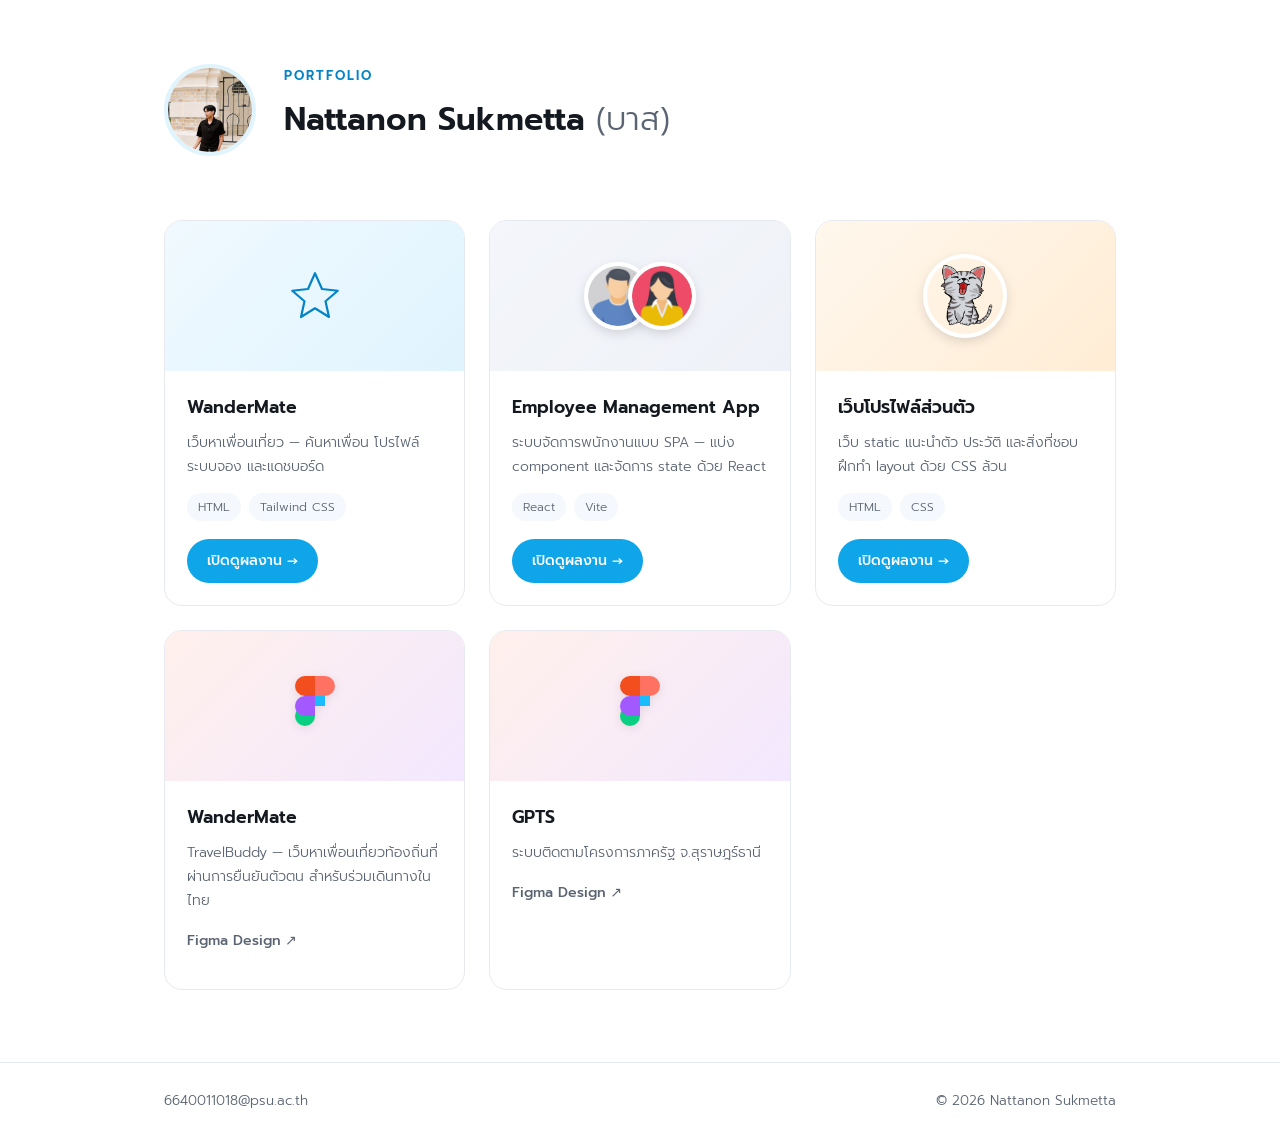
<file: index.html>
<!DOCTYPE html>
<html lang="th">
<head>
<meta charset="UTF-8">
<meta name="viewport" content="width=device-width, initial-scale=1.0">
<title>Nattanon Sukmetta — Portfolio</title>
<meta name="description" content="ผลงานของ ณัฐนนท์ สุขเมตตา (บาส)">
<link rel="preconnect" href="https://fonts.googleapis.com">
<link rel="preconnect" href="https://fonts.gstatic.com" crossorigin>
<link href="https://fonts.googleapis.com/css2?family=Prompt:wght@300;400;500;600;700&display=swap" rel="stylesheet">
<link rel="stylesheet" href="style.css">
</head>
<body>

  <header class="hero container">
    <img src="assets/avatar.jpg" alt="Nattanon Sukmetta" class="hero__avatar">
    <div>
      <p class="eyebrow">Portfolio</p>
      <h1>Nattanon Sukmetta <span class="hero__nick">(บาส)</span></h1>
    </div>
  </header>

  <main class="container">
    <section class="cards">

      <article class="card">
        <div class="card__visual card__visual--wandermate">
          <svg viewBox="0 0 64 64" class="card__icon" aria-hidden="true">
            <path d="M32 6 40 24 58 26 44 38 48 56 32 46 16 56 20 38 6 26 24 24Z" fill="none" stroke="currentColor" stroke-width="2.5" stroke-linejoin="round"/>
          </svg>
        </div>
        <div class="card__body">
          <h2>WanderMate</h2>
          <p>เว็บหาเพื่อนเที่ยว — ค้นหาเพื่อน โปรไฟล์ ระบบจอง และแดชบอร์ด</p>
          <ul class="tags"><li>HTML</li><li>Tailwind CSS</li></ul>
          <a href="projects/wandermate/index.html" target="_blank" rel="noopener" class="btn">เปิดดูผลงาน →</a>
        </div>
      </article>

      <article class="card">
        <div class="card__visual card__visual--employee">
          <img src="assets/emp-man.png" alt="" class="avatar avatar--a">
          <img src="assets/emp-woman.png" alt="" class="avatar avatar--b">
        </div>
        <div class="card__body">
          <h2>Employee Management App</h2>
          <p>ระบบจัดการพนักงานแบบ SPA — แบ่ง component และจัดการ state ด้วย React</p>
          <ul class="tags"><li>React</li><li>Vite</li></ul>
          <a href="projects/employee-app/index.html" target="_blank" rel="noopener" class="btn">เปิดดูผลงาน →</a>
        </div>
      </article>

      <article class="card">
        <div class="card__visual card__visual--personal">
          <img src="assets/avatar-cat.png" alt="" class="avatar avatar--single">
        </div>
        <div class="card__body">
          <h2>เว็บโปรไฟล์ส่วนตัว</h2>
          <p>เว็บ static แนะนำตัว ประวัติ และสิ่งที่ชอบ ฝึกทำ layout ด้วย CSS ล้วน</p>
          <ul class="tags"><li>HTML</li><li>CSS</li></ul>
          <a href="projects/nattanon-site/menu.html" target="_blank" rel="noopener" class="btn">เปิดดูผลงาน →</a>
        </div>
      </article>

      <a href="https://www.figma.com/design/xZYjX1aMhS2wK6FFO9GzBV/Web-to-Figma---Convert-any-website-or-HTML-code-to-design--Community-?node-id=0-1&t=5moP4ZuChHs5ErFh-1" target="_blank" rel="noopener" class="card card--figma">
        <div class="card__visual card__visual--figma">
          <svg viewBox="0 0 38 57" class="card__icon card__icon--figma" aria-hidden="true">
            <path d="M19 28.5a9.5 9.5 0 1 1 0-19h9.5v19H19z" fill="#1abcfe"/>
            <path d="M0 38a9.5 9.5 0 0 1 9.5-9.5H19V38a9.5 9.5 0 1 1-19 0z" fill="#0acf83"/>
            <path d="M19 0v19h9.5a9.5 9.5 0 1 0 0-19H19z" fill="#ff7262"/>
            <path d="M0 9.5A9.5 9.5 0 0 0 9.5 19H19V0H9.5A9.5 9.5 0 0 0 0 9.5z" fill="#f24e1e"/>
            <path d="M0 28.5A9.5 9.5 0 0 0 9.5 38H19V19H9.5A9.5 9.5 0 0 0 0 28.5z" fill="#a259ff"/>
          </svg>
        </div>
        <div class="card__body">
          <h2>WanderMate</h2>
          <p>TravelBuddy — เว็บหาเพื่อนเที่ยวท้องถิ่นที่ผ่านการยืนยันตัวตน สำหรับร่วมเดินทางในไทย</p>
          <p class="card__figma-label">Figma Design <span aria-hidden="true">↗</span></p>
        </div>
      </a>

      <a href="https://www.figma.com/design/bcSNDq2I2eMg54t3ZILVAD/%E0%B9%82%E0%B8%9B%E0%B8%A3%E0%B9%80%E0%B8%88%E0%B8%84?node-id=0-1&t=MQhdQ95hlnmAdD2N-1" target="_blank" rel="noopener" class="card card--figma">
        <div class="card__visual card__visual--figma">
          <svg viewBox="0 0 38 57" class="card__icon card__icon--figma" aria-hidden="true">
            <path d="M19 28.5a9.5 9.5 0 1 1 0-19h9.5v19H19z" fill="#1abcfe"/>
            <path d="M0 38a9.5 9.5 0 0 1 9.5-9.5H19V38a9.5 9.5 0 1 1-19 0z" fill="#0acf83"/>
            <path d="M19 0v19h9.5a9.5 9.5 0 1 0 0-19H19z" fill="#ff7262"/>
            <path d="M0 9.5A9.5 9.5 0 0 0 9.5 19H19V0H9.5A9.5 9.5 0 0 0 0 9.5z" fill="#f24e1e"/>
            <path d="M0 28.5A9.5 9.5 0 0 0 9.5 38H19V19H9.5A9.5 9.5 0 0 0 0 28.5z" fill="#a259ff"/>
          </svg>
        </div>
        <div class="card__body">
          <h2>GPTS</h2>
          <p>ระบบติดตามโครงการภาครัฐ จ.สุราษฎร์ธานี</p>
          <p class="card__figma-label">Figma Design <span aria-hidden="true">↗</span></p>
        </div>
      </a>

    </section>
  </main>

  <footer class="footer">
    <div class="container">
      <a href="mailto:6640011018@psu.ac.th">6640011018@psu.ac.th</a>
      <span>© 2026 Nattanon Sukmetta</span>
    </div>
  </footer>

</body>
</html>
</file>
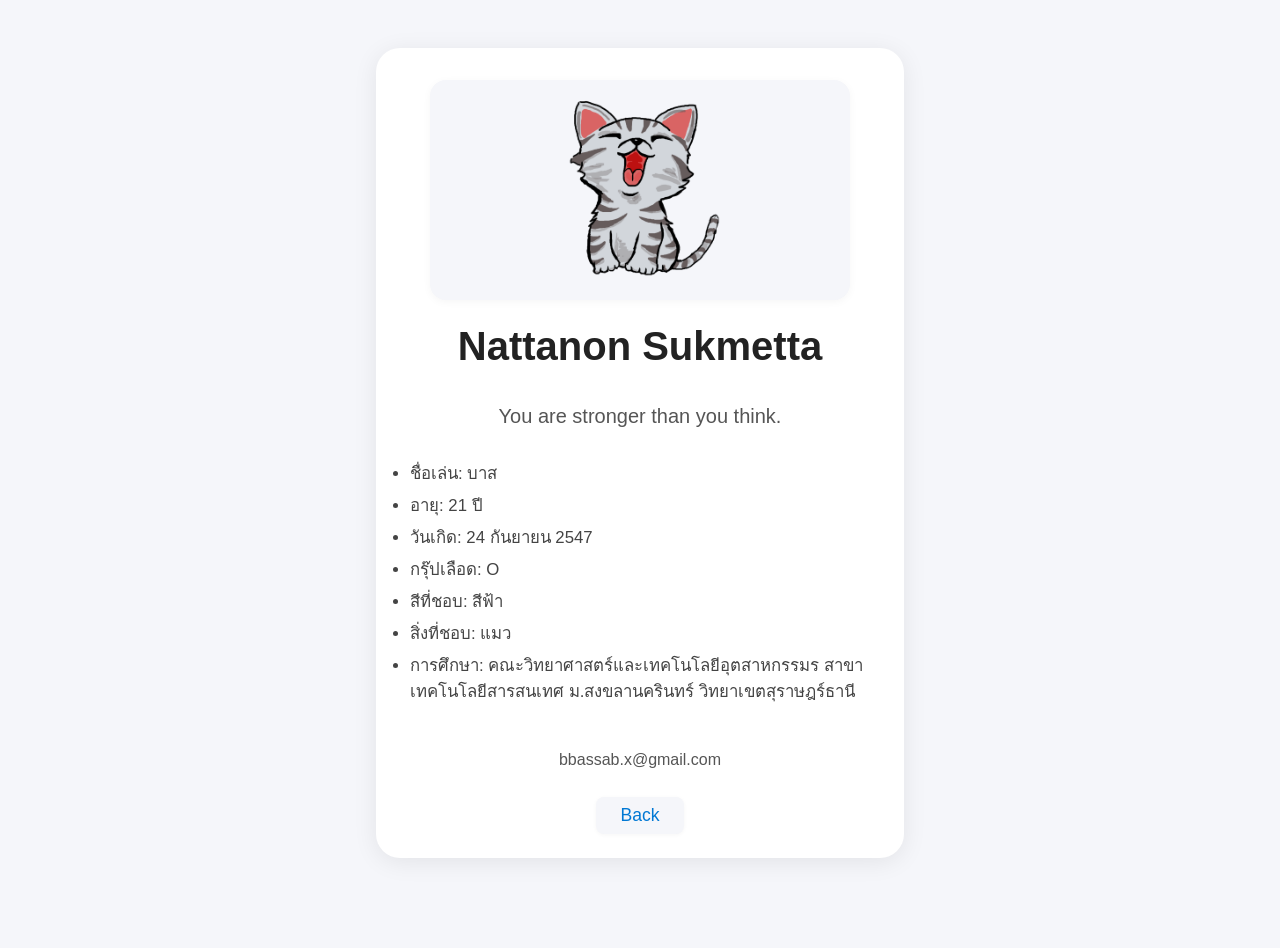
<file: projects/nattanon-site/about.html>
<!DOCTYPE html>
<html lang="th">
<head>
    <meta charset="UTF-8">
    <meta name="viewport" content="width=device-width, initial-scale=1.0">
    <title>About</title>
    <link rel="stylesheet" href="style.css">
</head>
<body class="bg">
    <div class="about-container">
        <img class="about-img" src="img/catteee.png" alt="Cat" />
        <h1 class="about-title">Nattanon Sukmetta</h1>
        <p class="about-title2">You are stronger than you think.</p>

        <ul class="about-info">
            <li>ชื่อเล่น: บาส</li>
            <li>อายุ: 21 ปี</li>
            <li>วันเกิด: 24 กันยายน 2547</li>
            <li>กรุ๊ปเลือด: O</li>
            <li>สีที่ชอบ: สีฟ้า</li>
            <li>สิ่งที่ชอบ: แมว</li>
            <li>การศึกษา: คณะวิทยาศาสตร์และเทคโนโลยีอุตสาหกรรมร สาขา เทคโนโลยีสารสนเทศ ม.สงขลานครินทร์ วิทยาเขตสุราษฎร์ธานี</li>
        </ul>

        <p class="about-contact">
            bbassab.x@gmail.com
        </p>

        <a class="about-back" href="menu.html">Back</a>
    </div>
</body>
</html>
</file>
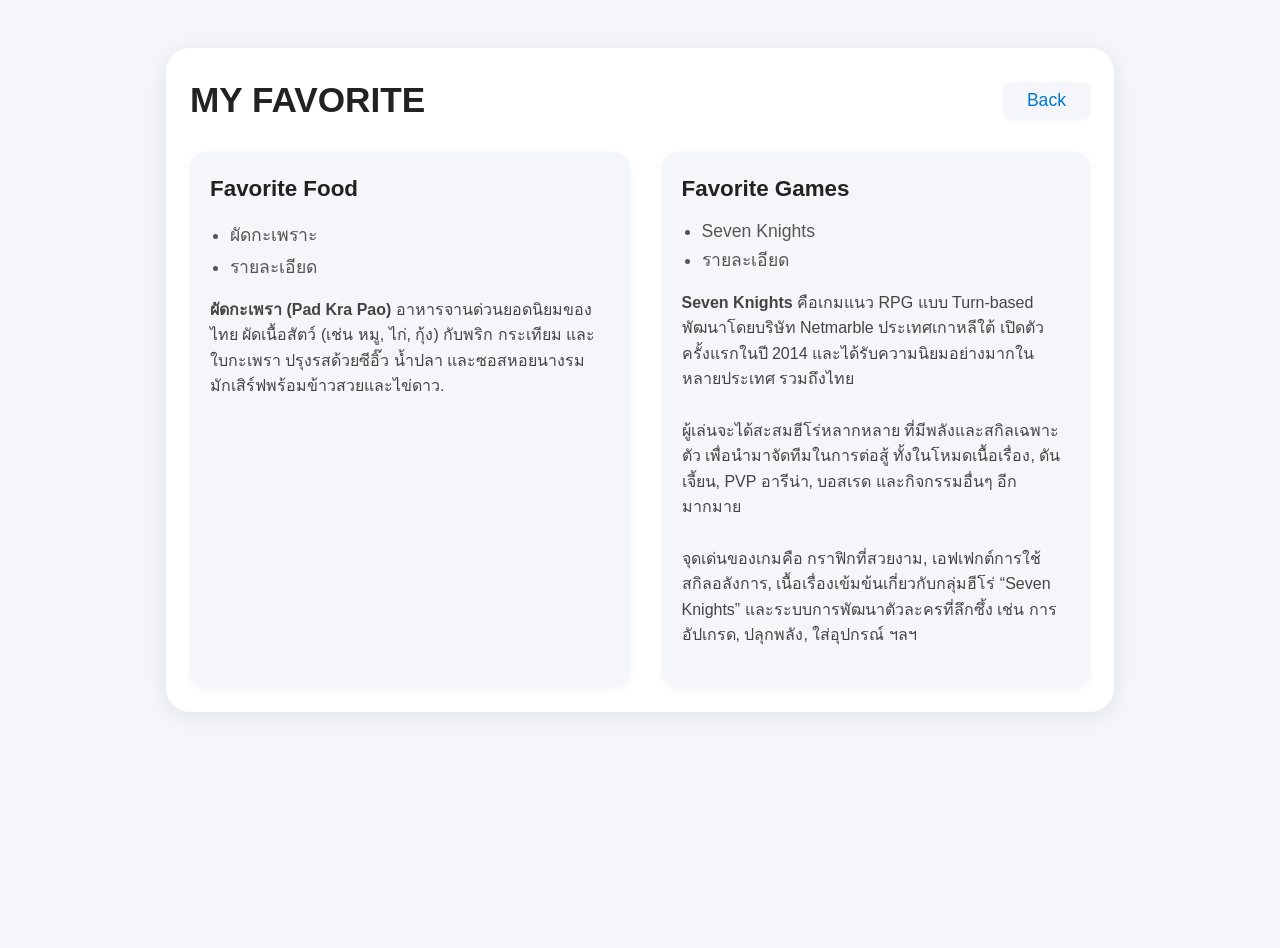
<file: projects/nattanon-site/favorite.html>
<!DOCTYPE html>
<html lang="en">
<head>
    <meta charset="UTF-8">
    <meta name="viewport" content="width=device-width, initial-scale=1.0">
    <title>My Favorite</title>
    <link rel="stylesheet" href="style.css">
</head>
<body class="bg">
    <div class="favorite-container">
        <div class="favorite-header">
            <h1>MY FAVORITE</h1>
            <a class="favorite-back" href="menu.html">Back</a>
        </div>
        <div class="favorite-content">
            <div class="favorite-card">
                <h2>Favorite Food</h2>
                <ul>
                    <li>ผัดกะเพราะ</li>
                    <li>รายละเอียด</li>
                </ul>
                <p><b>ผัดกะเพรา (Pad Kra Pao)</b> อาหารจานด่วนยอดนิยมของไทย ผัดเนื้อสัตว์ (เช่น หมู, ไก่, กุ้ง) กับพริก กระเทียม และใบกะเพรา ปรุงรสด้วยซีอิ๊ว น้ำปลา และซอสหอยนางรม มักเสิร์ฟพร้อมข้าวสวยและไข่ดาว.</p>
            </div>
            <div class="favorite-card">
                <h2>Favorite Games</h2>
                <ul>
                    <li>Seven Knights</li>
                    <li>รายละเอียด</li>
                </ul>
                <p><b>Seven Knights</b> คือเกมแนว RPG แบบ Turn-based พัฒนาโดยบริษัท Netmarble ประเทศเกาหลีใต้ เปิดตัวครั้งแรกในปี 2014 และได้รับความนิยมอย่างมากในหลายประเทศ รวมถึงไทย<br><br>
                ผู้เล่นจะได้สะสมฮีโร่หลากหลาย ที่มีพลังและสกิลเฉพาะตัว เพื่อนำมาจัดทีมในการต่อสู้ ทั้งในโหมดเนื้อเรื่อง, ดันเจี้ยน, PVP อารีน่า, บอสเรด และกิจกรรมอื่นๆ อีกมากมาย<br><br>
                จุดเด่นของเกมคือ กราฟิกที่สวยงาม, เอฟเฟกต์การใช้สกิลอลังการ, เนื้อเรื่องเข้มข้นเกี่ยวกับกลุ่มฮีโร่ “Seven Knights” และระบบการพัฒนาตัวละครที่ลึกซึ้ง เช่น การอัปเกรด, ปลุกพลัง, ใส่อุปกรณ์ ฯลฯ</p>
            </div>
        </div>
    </div>
</body>
</html>
</file>
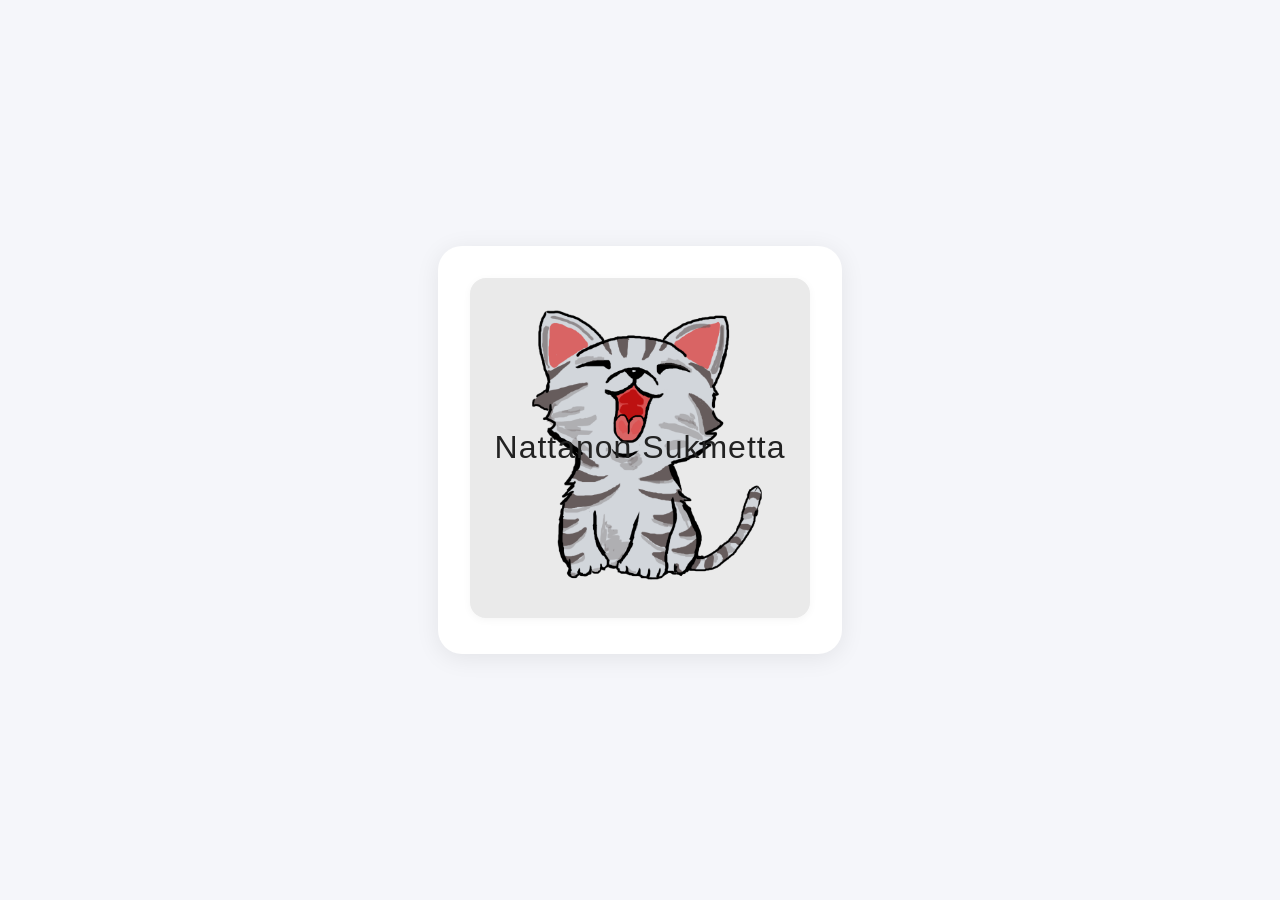
<file: projects/nattanon-site/Home.html>
<!DOCTYPE html>
<html lang="en">
<head>
    <meta charset="UTF-8">
    <meta name="viewport" content="width=device-width, initial-scale=1.0">
    <title>Image with Overlapping Text</title>
    <link rel="stylesheet" href="style.css">
</head>
<body class="bg">
    <div class="center-container">
        <div class="image-box">
            <svg width="340" height="340" class="profile-svg">
                <image href="img/catteee.png" x="0" y="0" width="340" height="340"/>
                <a xlink:href="menu.html" xmlns:xlink="http://www.w3.org/1999/xlink">
                    <text x="170" y="180" text-anchor="middle" font-size="32" fill="#222" font-family="Inter, Arial, sans-serif" class="profile-text">
                        Nattanon Sukmetta
                    </text>
                </a>
            </svg>
        </div>
    </div>
</body>
</html>
</file>
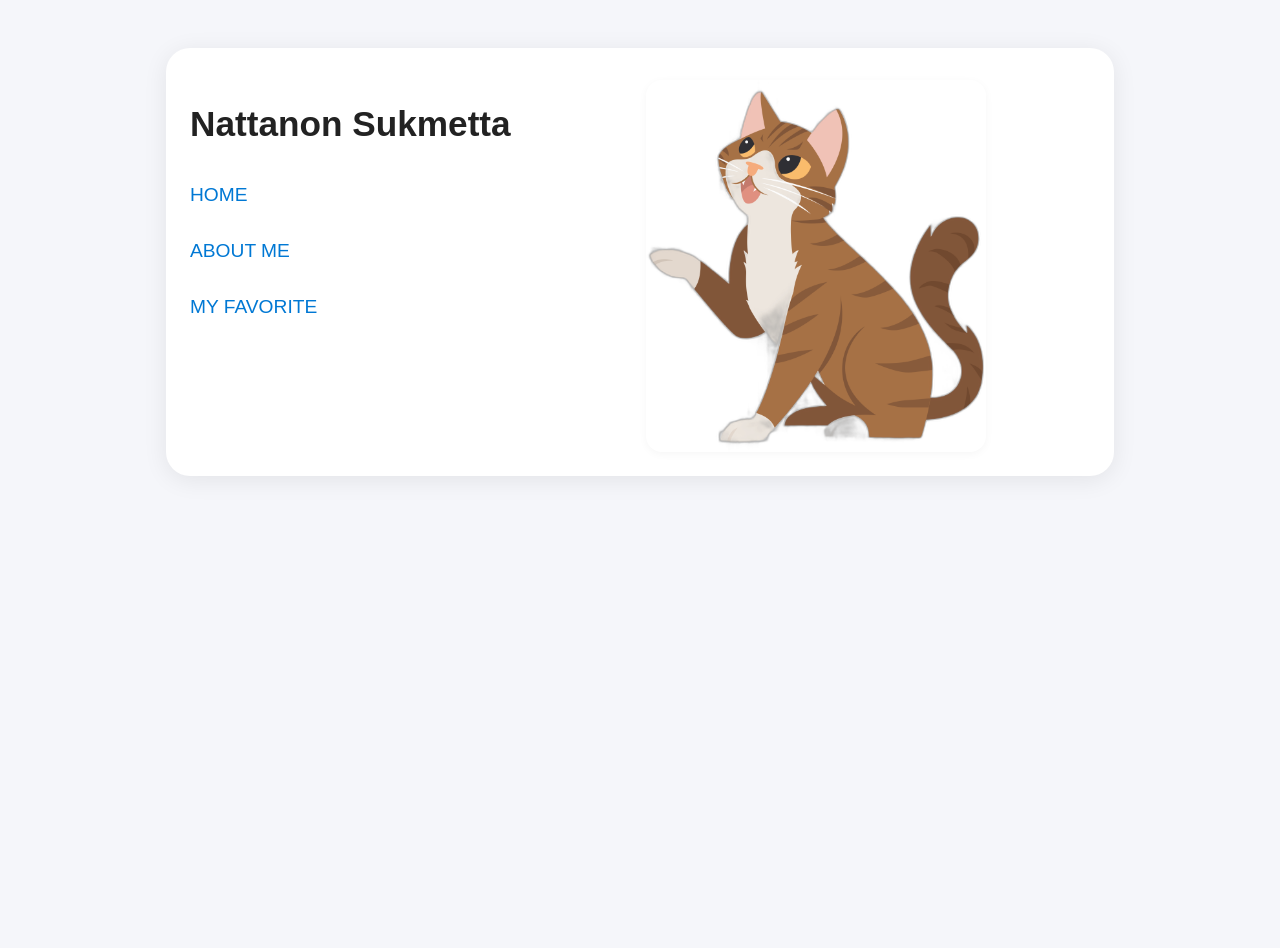
<file: projects/nattanon-site/menu.html>
<!DOCTYPE html>
<html lang="en">
<head>
    <meta charset="UTF-8">
    <meta name="viewport" content="width=device-width, initial-scale=1.0">
    <title>menu</title>
    <link rel="stylesheet" href="style.css">
</head>
<body class="bg">
    <div class="menu-container">
        <div class="menu-left">
            <h1 class="menu-title">Nattanon Sukmetta</h1>
            <nav class="menu-nav">
                <a href="home.html">HOME</a>
                <a href="about.html">ABOUT ME</a>
                <a href="favorite.html">MY FAVORITE</a>
            </nav>
        </div>
        <div class="menu-right">
            <img src="img/result.png" alt="Result" class="menu-img">
        </div>
    </div>
</body>
</html>
</file>
<file: style.css>
/* ===== Reset ===== */
* { box-sizing: border-box; margin: 0; padding: 0; }
img { max-width: 100%; display: block; }
a { color: inherit; text-decoration: none; }
ul { list-style: none; }

/* ===== Tokens ===== */
:root {
  --bg: #ffffff;
  --bg-soft: #f5f8fc;
  --text: #14181f;
  --text-muted: #5b6472;
  --border: #e6eaf0;
  --accent: #0ea5e9;
  --accent-dark: #0284c7;
  --accent-soft: #e0f4fe;
  --radius: 18px;
  --shadow: 0 10px 30px -12px rgba(20, 24, 31, 0.15);
  --font: 'Prompt', 'Segoe UI', 'Leelawadee UI', system-ui, sans-serif;
}

body {
  font-family: var(--font);
  color: var(--text);
  background: var(--bg);
  line-height: 1.7;
  font-weight: 300;
  -webkit-font-smoothing: antialiased;
}

.container {
  width: 100%;
  max-width: 1000px;
  margin: 0 auto;
  padding: 0 24px;
}

/* ===== Hero / header ===== */
.hero {
  display: flex;
  align-items: center;
  gap: 28px;
  padding: 64px 24px 48px;
  flex-wrap: wrap;
}
.hero__avatar {
  width: 92px;
  height: 92px;
  border-radius: 50%;
  object-fit: cover;
  object-position: center 15%;
  border: 4px solid var(--accent-soft);
  flex-shrink: 0;
}
.eyebrow {
  color: var(--accent-dark);
  font-size: 0.8rem;
  font-weight: 600;
  letter-spacing: 2px;
  text-transform: uppercase;
  margin-bottom: 6px;
}
h1 {
  font-size: clamp(1.5rem, 3vw, 2rem);
  font-weight: 600;
  margin-bottom: 8px;
}
.hero__nick { color: var(--text-muted); font-weight: 300; }
.hero__sub {
  color: var(--text-muted);
  font-size: 1rem;
  max-width: 56ch;
}

/* ===== Buttons ===== */
.btn {
  display: inline-flex;
  align-items: center;
  gap: 6px;
  padding: 10px 20px;
  border-radius: 999px;
  font-size: 0.88rem;
  font-weight: 500;
  background: var(--accent);
  color: #fff;
  transition: transform 0.2s, background 0.2s;
}
.btn:hover { background: var(--accent-dark); transform: translateY(-1px); }

/* ===== Cards ===== */
.cards {
  display: grid;
  grid-template-columns: repeat(auto-fit, minmax(240px, 1fr));
  gap: 24px;
  padding: 16px 0 72px;
}
.card {
  background: #fff;
  border: 1px solid var(--border);
  border-radius: var(--radius);
  overflow: hidden;
  transition: transform 0.25s, box-shadow 0.25s;
}
.card:hover { transform: translateY(-4px); box-shadow: var(--shadow); }
.card--figma { display: block; }
.card__figma-label {
  display: inline-flex;
  align-items: center;
  gap: 4px;
  color: var(--accent-dark);
  font-size: 0.85rem;
  font-weight: 500;
  margin-bottom: 0;
}

.card__visual {
  height: 150px;
  display: flex;
  align-items: center;
  justify-content: center;
}
.card__visual--wandermate { background: linear-gradient(135deg, #f0f9ff, var(--accent-soft)); }
.card__visual--wandermate .card__icon { width: 56px; height: 56px; color: var(--accent-dark); }
.card__visual--employee { background: linear-gradient(135deg, #f4f6fb, #eef1f7); }
.card__visual--personal { background: linear-gradient(135deg, #fff7ed, #ffedd5); }
.card__visual--figma { background: linear-gradient(135deg, #fff0eb, #f3e8ff); }
.card__icon--figma { width: 40px; height: auto; filter: drop-shadow(0 2px 4px rgba(20, 24, 31, 0.1)); }
.avatar {
  width: 68px;
  height: 68px;
  border-radius: 50%;
  border: 4px solid #fff;
  box-shadow: 0 4px 14px -4px rgba(20,24,31,0.25);
}
.avatar--a { transform: translateX(12px); }
.avatar--b { transform: translateX(-12px); }
.avatar--single { width: 84px; height: 84px; object-fit: cover; }

.card__body { padding: 22px; }
.card__body h2 { font-size: 1.1rem; font-weight: 600; margin-bottom: 8px; }
.card__body p { color: var(--text-muted); font-size: 0.88rem; margin-bottom: 14px; }

.tags { display: flex; flex-wrap: wrap; gap: 8px; margin-bottom: 18px; }
.tags li {
  font-size: 0.75rem;
  padding: 4px 11px;
  background: var(--bg-soft);
  border-radius: 999px;
  color: var(--text-muted);
}

/* ===== Footer ===== */
.footer {
  padding: 26px 0;
  border-top: 1px solid var(--border);
  color: var(--text-muted);
  font-size: 0.85rem;
}
.footer .container {
  display: flex;
  justify-content: space-between;
  flex-wrap: wrap;
  gap: 8px;
}
.footer a:hover { color: var(--accent-dark); }

/* ===== Responsive ===== */
@media (max-width: 820px) {
  .cards { grid-template-columns: 1fr; }
}
@media (max-width: 520px) {
  .hero { text-align: center; justify-content: center; }
}
</file>
<file: projects/nattanon-site/style.css>
body.bg {
    background: #F5F6FA;
    margin: 0;
    font-family: 'Inter', Arial, sans-serif;
    min-height: 100vh;
}

.center-container {
    display: flex;
    justify-content: center;
    align-items: center;
    min-height: 100vh;
}

.image-box {
    background: #fff;
    border-radius: 24px;
    box-shadow: 0 4px 24px rgba(0,0,0,0.08);
    padding: 32px;
}

.profile-svg {
    border-radius: 16px;
    background: #eaeaea;
    box-shadow: 0 2px 8px rgba(0,0,0,0.04);
}

.profile-text {
    font-weight: 500;
    letter-spacing: 1px;
    fill: #222;
}

.profile-text:hover {
    fill: #0078D4;
}

/* About */
.about-container {
    max-width: 480px;
    margin: 48px auto;
    background: #fff;
    border-radius: 24px;
    box-shadow: 0 4px 24px rgba(0,0,0,0.08);
    padding: 32px 24px 24px 24px;
    display: flex;
    flex-direction: column;
    align-items: center;
}

.about-img {
    width: 100%;
    max-width: 420px;
    height: 220px;
    object-fit: contain;
    background: #f5f6fa;
    border-radius: 16px;
    box-shadow: 0 2px 8px rgba(0,0,0,0.04);
    margin-bottom: 24px;
}

.about-title {
    font-size: 2.5rem;
    font-family: 'Inter', Arial, sans-serif;
    font-weight: 600;
    color: #222;
    margin: 0 0 16px 0;
    text-align: center;
}

.about-title2 {
    font-size: 1.25rem;
    color: #555;
    font-family: 'Inter', Arial, sans-serif;
    margin-bottom: 32px;
    text-align: center;
}

.about-info {
    width: 100%;
    padding-left: 20px;
    margin: 0 0 20px 0;
}

.about-info li {
    font-size: 1.05rem;
    color: #444;
    font-family: 'Inter', Arial, sans-serif;
    margin-bottom: 6px;
}

.about-contact {
    font-size: 1rem;
    color: #555;
    font-family: 'Inter', Arial, sans-serif;
    line-height: 1.7;
    text-align: center;
    margin-bottom: 24px;
}

.about-back {
    display: inline-block;
    font-size: 1.1rem;
    color: #0078D4;
    background: #f5f6fa;
    border-radius: 8px;
    padding: 8px 24px;
    text-decoration: none;
    font-family: 'Inter', Arial, sans-serif;
    font-weight: 500;
    box-shadow: 0 1px 4px rgba(0,0,0,0.04);
    
}
.about-back:hover {
    background: #eaeaea;
    color: #222;
}

/* favorite */
.favorite-container {
    max-width: 900px;
    margin: 48px auto;
    background: #fff;
    border-radius: 24px;
    box-shadow: 0 4px 24px rgba(0,0,0,0.08);
    padding: 32px 24px 24px 24px;
}
.favorite-header {
    display: flex;
    justify-content: space-between;
    align-items: center;
    margin-bottom: 32px;
}
.favorite-header h1 {
    font-size: 2.2rem;
    font-family: 'Inter', Arial, sans-serif;
    font-weight: 600;
    color: #222;
    margin: 0;
}
.favorite-back {
    font-size: 1.1rem;
    color: #0078D4;
    background: #f5f6fa;
    border-radius: 8px;
    padding: 8px 24px;
    text-decoration: none;
    font-family: 'Inter', Arial, sans-serif;
    box-shadow: 0 1px 4px rgba(0,0,0,0.04);
}
.favorite-back:hover {
    background: #eaeaea;
    color: #222;
}
.favorite-content {
    display: flex;
    gap: 32px;
    justify-content: center;
}
.favorite-card {
    background: #f5f6fa;
    border-radius: 16px;
    box-shadow: 0 2px 8px rgba(0,0,0,0.04);
    padding: 24px 20px;
    min-width: 280px;
    font-family: 'Inter', Arial, sans-serif;
}
.favorite-card h2 {
    font-size: 1.4rem;
    color: #222;
    margin-top: 0;
}
.favorite-card ul {
    padding-left: 20px;
}
.favorite-card li {
    font-size: 1.1rem;
    color: #555;
    margin-bottom: 4px;
}
.favorite-card p {
    font-size: 1rem;
    color: #444;
    margin-top: 8px;
    line-height: 1.6;
}

/* Menu */
.menu-container {
    max-width: 900px;
    margin: 48px auto;
    background: #fff;
    border-radius: 24px;
    box-shadow: 0 4px 24px rgba(0,0,0,0.08);
    display: flex;
    padding: 32px 24px 24px 24px;
    gap: 32px;
}
.menu-left {
    display: flex;
    flex-direction: column;
    justify-content: flex-start;
    align-items: flex-start;
}
.menu-title {
    font-size: 2.2rem;
    font-family: 'Inter', Arial, sans-serif;
    font-weight: 600;
    color: #222;
    margin-bottom: 32px;
}
.menu-nav {
    display: flex;
    flex-direction: column;
    gap: 18px;
}
.menu-nav a {
    font-size: 1.2rem;
    color: #0078D4;
    text-decoration: none;
    font-family: 'Inter', Arial, sans-serif;
    font-weight: 500;
    padding: 8px 0;
    border-radius: 6px;
}
.menu-nav a:hover {
    background: #eaeaea;
    color: #222;
}
.menu-right {
    flex: 1;
    display: flex;
    align-items: center;
    justify-content: center;
}
.menu-img {
    max-width: 100%;
    width: 340px;
    border-radius: 16px;
    box-shadow: 0 2px 8px rgba(0,0,0,0.04);
}
</file>
